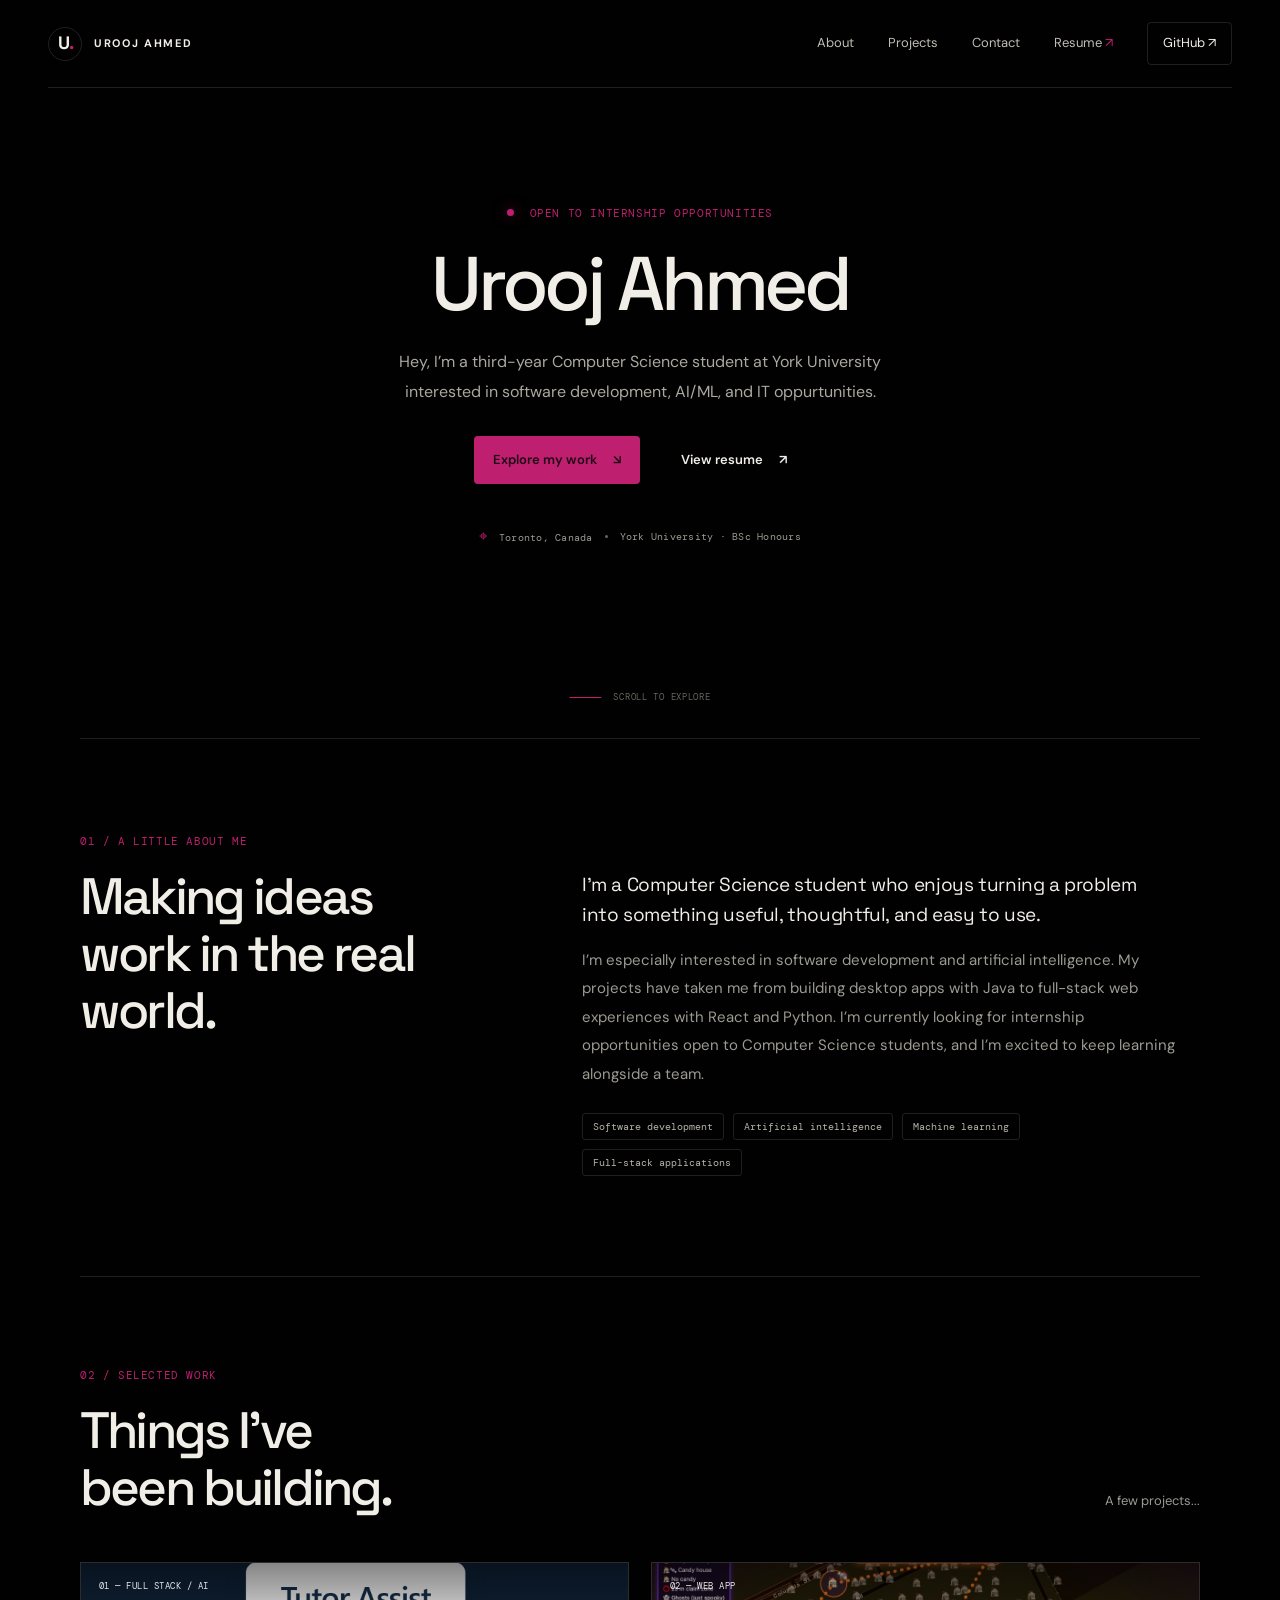
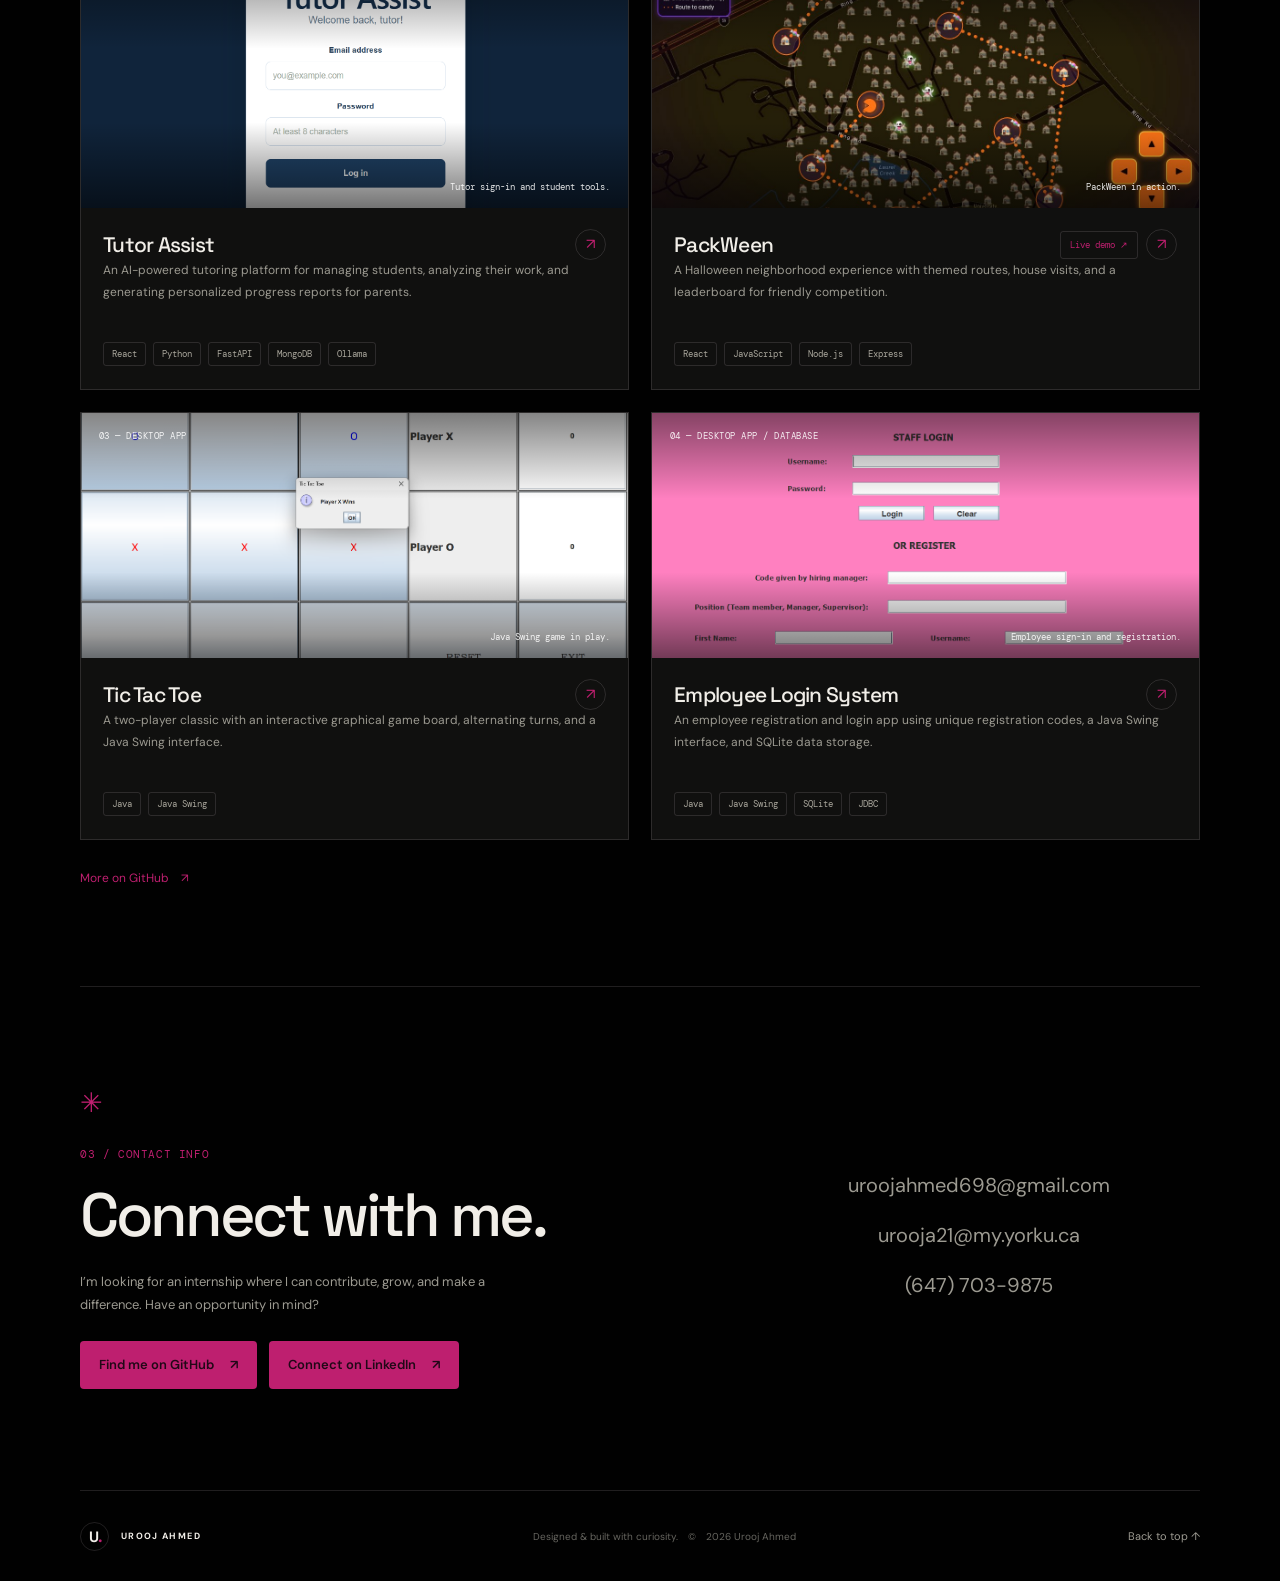
<file: index.html>
<!doctype html>
<html lang="en">
  <head>
    <meta charset="UTF-8" />
    <meta name="viewport" content="width=device-width, initial-scale=1.0" />
    <meta
      name="description"
      content="Urooj Ahmed is a Computer Science student at York University interested in software development and AI/ML."
    />
    <meta name="theme-color" content="#10100f" />
    <title>Urooj Ahmed — Computer Science Student</title>
    <link rel="preconnect" href="https://fonts.googleapis.com" />
    <link rel="preconnect" href="https://fonts.gstatic.com" crossorigin />
    <link
      href="https://fonts.googleapis.com/css2?family=DM+Mono:wght@400;500&family=DM+Sans:wght@400;500;600;700&family=Space+Grotesk:wght@400;500;600;700&display=swap"
      rel="stylesheet"
    />
    <link rel="stylesheet" href="styles.css" />
    <script src="script.js" defer></script>
  </head>
  <body>
    <div class="page-shell">
      <header class="site-header">
        <a class="wordmark" href="#home" aria-label="Urooj Ahmed, home">
          <span class="wordmark-mark">U<span>.</span></span>
          <span>UROOJ AHMED</span>
        </a>
        <button
          class="menu-toggle"
          type="button"
          aria-expanded="false"
          aria-controls="primary-navigation"
          aria-label="Open navigation menu"
        >
          <span></span><span></span>
        </button>
        <nav class="site-nav" id="primary-navigation" aria-label="Main navigation">
          <a href="#about">About</a>
          <a href="#projects">Projects</a>
          <a href="#contact">Contact</a>
          <a href="assets/Urooj_Ahmed_Resume_Tech.pdf" target="_blank" rel="noopener noreferrer">Resume <span class="nav-arrow" aria-hidden="true">↗</span></a>
          <a
            class="nav-github"
            href="https://github.com/uroojahmed698"
            target="_blank"
            rel="noopener noreferrer"
          >
            GitHub <span aria-hidden="true">↗</span>
          </a>
        </nav>
      </header>

      <main>
        <section class="hero section-wrap" id="home">
          <div class="hero-copy">
            <p class="eyebrow"><span class="status-dot"></span> OPEN TO INTERNSHIP OPPORTUNITIES</p>
            <h1>Urooj Ahmed</h1>
            <p class="hero-intro">
              Hey, I’m a third-year Computer Science student at York
              University interested in software development, AI/ML, and IT oppurtunities.
            </p>
            <div class="hero-actions">
              <a class="button button-primary" href="#projects">
                Explore my work <span aria-hidden="true">↘</span>
              </a>
              <a class="button button-quiet" href="assets/Urooj_Ahmed_Resume_Tech.pdf" target="_blank" rel="noopener noreferrer">
                View resume <span aria-hidden="true">↗</span>
              </a>
            </div>
            <div class="hero-meta">
              <span><span class="meta-icon">⌖</span> Toronto, Canada</span>
              <span class="meta-divider" aria-hidden="true"></span>
              <span>York University · BSc Honours</span>
            </div>
          </div>

          
          <a class="scroll-cue" href="#about"><span></span> SCROLL TO EXPLORE</a>
        </section>

        <section class="about section-wrap section-divider" id="about">
          <div class="section-heading">
            <p class="eyebrow">01 / A LITTLE ABOUT ME</p>
            <h2>Making ideas<br />work in the real world.</h2>
          </div>
          <div class="about-content">
            <p class="about-lead">
              I’m a Computer Science student who enjoys turning a problem into something useful,
              thoughtful, and easy to use.
            </p>
            <p>
              I’m especially interested in software development and artificial intelligence. My
              projects have taken me from building desktop apps with Java to full-stack web
              experiences with React and Python. I’m currently looking for internship opportunities
              open to Computer Science students, and I’m excited to keep learning alongside a team.
            </p>
            <div class="interest-list" aria-label="Areas of interest">
              <span>Software development</span>
              <span>Artificial intelligence</span>
              <span>Machine learning</span>
              <span>Full-stack applications</span>
            </div>
          </div>
        </section>

        <section class="projects section-wrap section-divider" id="projects">
          <div class="projects-heading">
            <div class="section-heading">
              <p class="eyebrow">02 / SELECTED WORK</p>
              <h2>Things I’ve<br />been building.</h2>
            </div>
            <p class="projects-aside">
              A few projects...
            </p>
          </div>

          <div class="project-grid">
            <article class="project-card project-featured">
              <div class="project-visual visual-tutor">
                <img class="project-screenshot" src="assets/tutor-assist.png" alt="Tutor Assist sign-in screen" />
                <span class="project-index">01 — FULL STACK / AI</span>
                <span class="visual-caption">Tutor sign-in and student tools.</span>
              </div>
              <div class="project-info">
                <div class="project-title-line">
                  <h3>Tutor Assist</h3>
                  <a
                    class="project-link"
                    href="https://github.com/uroojahmed698/TutorAssist"
                    target="_blank"
                    rel="noopener noreferrer"
                    aria-label="View Tutor Assist on GitHub"
                  >↗</a>
                </div>
                <p>
                  An AI-powered tutoring platform for managing students, analyzing their work, and
                  generating personalized progress reports for parents.
                </p>
                <div class="tech-list"><span>React</span><span>Python</span><span>FastAPI</span><span>MongoDB</span><span>Ollama</span></div>
              </div>
            </article>

            <article class="project-card">
              <div class="project-visual visual-packween">
                <img class="project-screenshot" src="assets/packween.jpg" alt="PackWeen map showing candy houses and a planned trick-or-treat route" />
                <span class="project-index">02 — WEB APP</span>
                <span class="visual-caption">PackWeen in action.</span>
              </div>
              <div class="project-info">
                <div class="project-title-line">
                  <h3>PackWeen</h3>
                  <div class="project-actions">
                    <a class="project-live-link" href="https://pack-ween1.onrender.com/" target="_blank" rel="noopener noreferrer">Live demo ↗</a>
                    <a class="project-link" href="https://github.com/homairah-cell/Pack_Ween1" target="_blank" rel="noopener noreferrer" aria-label="View PackWeen on GitHub">↗</a>
                  </div>
                </div>
                <p>
                  A Halloween neighborhood experience with themed routes, house visits, and a
                  leaderboard for friendly competition.
                </p>
                <div class="tech-list"><span>React</span><span>JavaScript</span><span>Node.js</span><span>Express</span></div>
              </div>
            </article>

            <article class="project-card">
              <div class="project-visual visual-game">
                <img class="project-screenshot" src="assets/tic-tac-toe.png" alt="Tic Tac Toe Java Swing game showing a completed round" />
                <span class="project-index">03 — DESKTOP APP</span>
                <span class="visual-caption">Java Swing game in play.</span>
              </div>
              <div class="project-info">
                <div class="project-title-line">
                  <h3>Tic Tac Toe</h3>
                  <a class="project-link" href="https://github.com/uroojahmed698/TicTacToe_Game" target="_blank" rel="noopener noreferrer" aria-label="View Tic Tac Toe on GitHub">↗</a>
                </div>
                <p>
                  A two-player classic with an interactive graphical game board, alternating turns,
                  and a Java Swing interface.
                </p>
                <div class="tech-list"><span>Java</span><span>Java Swing</span></div>
              </div>
            </article>

            <article class="project-card">
              <div class="project-visual visual-login">
                <img class="project-screenshot" src="assets/employee-login.png" alt="Employee Login System sign-in and registration interface" />
                <span class="project-index">04 — DESKTOP APP / DATABASE</span>
                <span class="visual-caption">Employee sign-in and registration.</span>
              </div>
              <div class="project-info">
                <div class="project-title-line">
                  <h3>Employee Login System</h3>
                  <a class="project-link" href="https://github.com/uroojahmed698/CompanyLoginSystem" target="_blank" rel="noopener noreferrer" aria-label="View Employee Login System on GitHub">↗</a>
                </div>
                <p>
                  An employee registration and login app using unique registration codes, a
                  Java Swing interface, and SQLite data storage.
                </p>
                <div class="tech-list"><span>Java</span><span>Java Swing</span><span>SQLite</span><span>JDBC</span></div>
              </div>
            </article>
          </div>
          <a class="all-projects-link" href="https://github.com/uroojahmed698?tab=repositories" target="_blank" rel="noopener noreferrer">
            More on GitHub <span aria-hidden="true">↗</span>
          </a>
        </section>

        <section class="closing section-wrap section-divider" id="contact">
          <div class="closing-content">
            <div class="closing-mark" aria-hidden="true">✳</div>
            <p class="eyebrow">03 / CONTACT INFO</p>
            <h2>Connect with me.</h2>
            <p class="closing-copy">
              I’m looking for an internship where I can contribute, grow, and make a difference.
              Have an opportunity in mind?
            </p>
            <div class="contact-actions">
              <a class="button button-primary" href="https://github.com/uroojahmed698" target="_blank" rel="noopener noreferrer">
                Find me on GitHub <span aria-hidden="true">↗</span>
              </a>
              <a class="button button-primary" href="https://www.linkedin.com/in/urooj-ahmed06/" target="_blank" rel="noopener noreferrer">
                Connect on LinkedIn <span aria-hidden="true">↗</span>
              </a>
            </div>
          </div>
          <div class="contact-details" aria-label="Contact information">
            <a href="mailto:uroojahmed698@gmail.com">uroojahmed698@gmail.com</a>
            <a href="mailto:urooja21@my.yorku.ca">urooja21@my.yorku.ca</a>
            <a href="tel:+16477039875">(647) 703-9875</a>
          </div>
        </section>
      </main>

      <footer class="site-footer section-wrap">
        <a class="wordmark footer-wordmark" href="#home">
          <span class="wordmark-mark">U<span>.</span></span>
          <span>UROOJ AHMED</span>
        </a>
        <p>Designed &amp; built with curiosity. <span>© <span id="current-year">2026</span> Urooj Ahmed</span></p>
        <a href="#home" class="back-top">Back to top ↑</a>
      </footer>
    </div>
  </body>
</html>
</file>
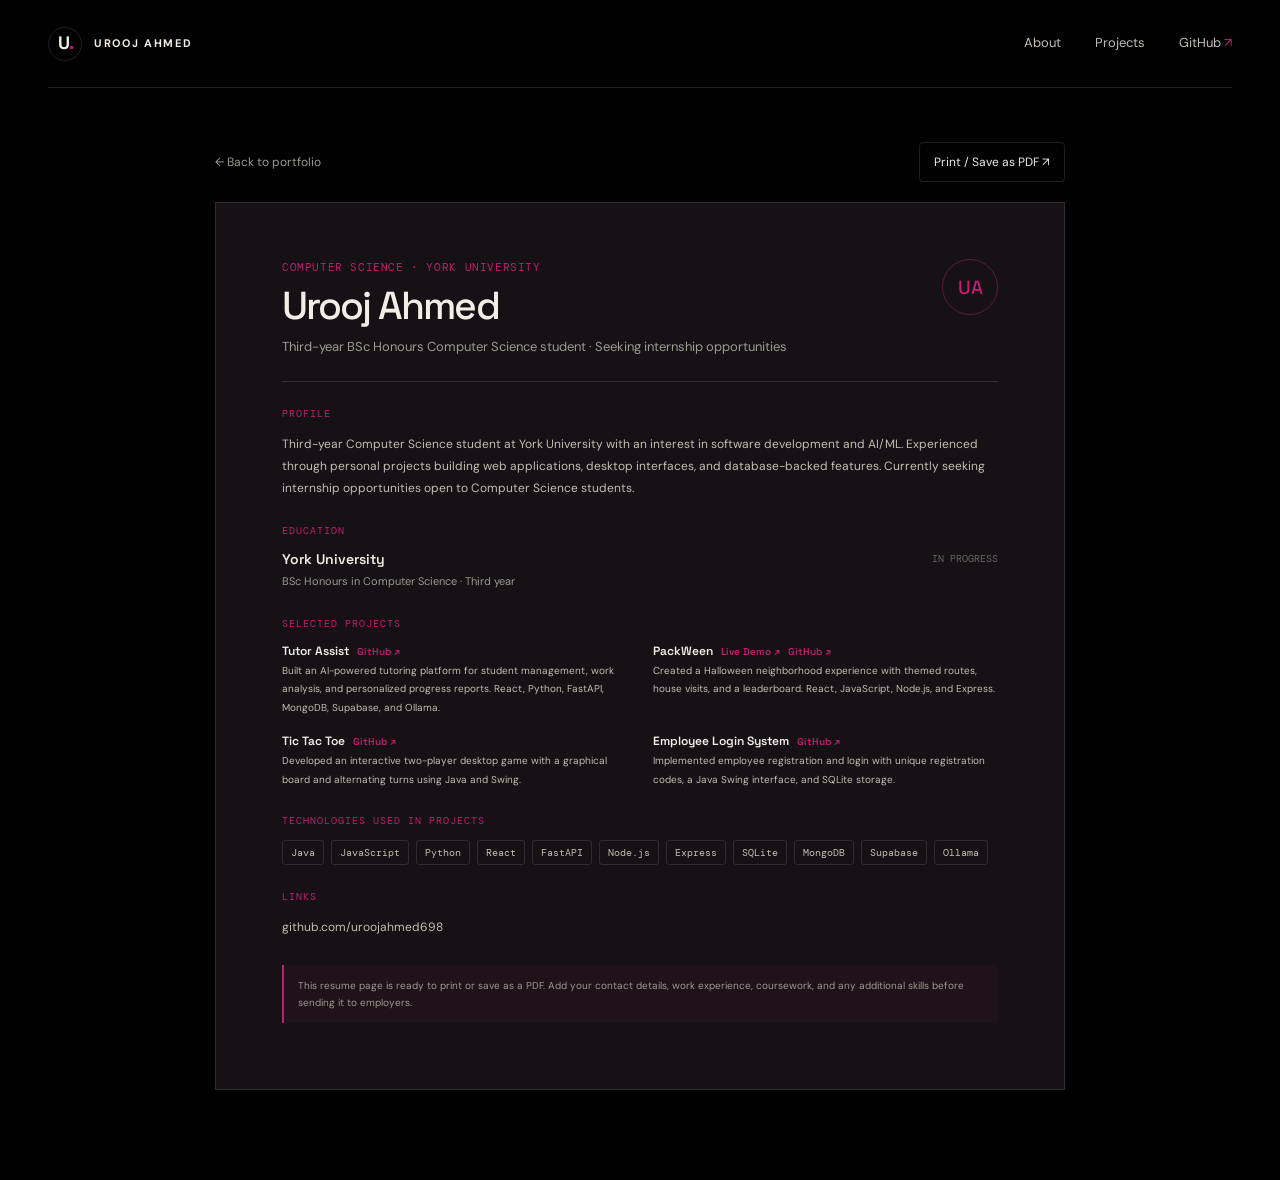
<file: resume.html>
<!doctype html>
<html lang="en">
  <head>
    <meta charset="UTF-8" />
    <meta name="viewport" content="width=device-width, initial-scale=1.0" />
    <meta name="description" content="Resume of Urooj Ahmed, Computer Science student at York University." />
    <meta name="theme-color" content="#10100f" />
    <title>Resume — Urooj Ahmed</title>
    <link rel="preconnect" href="https://fonts.googleapis.com" />
    <link rel="preconnect" href="https://fonts.gstatic.com" crossorigin />
    <link
      href="https://fonts.googleapis.com/css2?family=DM+Mono:wght@400;500&family=DM+Sans:wght@400;500;600;700&family=Space+Grotesk:wght@400;500;600;700&display=swap"
      rel="stylesheet"
    />
    <link rel="stylesheet" href="styles.css" />
    <script src="script.js" defer></script>
  </head>
  <body>
    <header class="site-header">
      <a class="wordmark" href="index.html" aria-label="Urooj Ahmed, portfolio">
        <span class="wordmark-mark">U<span>.</span></span>
        <span>UROOJ AHMED</span>
      </a>
      <button
        class="menu-toggle"
        type="button"
        aria-expanded="false"
        aria-controls="primary-navigation"
        aria-label="Open navigation menu"
      >
        <span></span><span></span>
      </button>
      <nav class="site-nav" id="primary-navigation" aria-label="Main navigation">
        <a href="index.html#about">About</a>
        <a href="index.html#projects">Projects</a>
        <a href="https://github.com/uroojahmed698" target="_blank" rel="noopener noreferrer">
          GitHub <span class="nav-arrow" aria-hidden="true">↗</span>
        </a>
      </nav>
    </header>

    <main class="resume-main">
      <div class="resume-toolbar">
        <a href="index.html">← Back to portfolio</a>
        <button class="print-button" type="button" id="print-resume">Print / Save as PDF ↗</button>
      </div>

      <article class="resume-sheet">
        <header class="resume-header">
          <div>
            <p class="eyebrow">COMPUTER SCIENCE · YORK UNIVERSITY</p>
            <h1>Urooj Ahmed</h1>
            <p class="resume-subtitle">Third-year BSc Honours Computer Science student · Seeking internship opportunities</p>
          </div>
          <div class="resume-initials" aria-hidden="true">UA</div>
        </header>

        <section class="resume-section">
          <h2>PROFILE</h2>
          <p>
            Third-year Computer Science student at York University with an interest in software
            development and AI/ML. Experienced through personal projects building web applications,
            desktop interfaces, and database-backed features. Currently seeking internship
            opportunities open to Computer Science students.
          </p>
        </section>

        <section class="resume-section">
          <h2>EDUCATION</h2>
          <div class="resume-entry">
            <div>
              <h3>York University</h3>
              <p>BSc Honours in Computer Science · Third year</p>
            </div>
            <span class="resume-entry-date">IN PROGRESS</span>
          </div>
        </section>

        <section class="resume-section">
          <h2>SELECTED PROJECTS</h2>
          <div class="resume-projects">
            <div class="resume-project">
              <h3>Tutor Assist <a href="https://github.com/uroojahmed698/TutorAssist" target="_blank" rel="noopener noreferrer">GitHub ↗</a></h3>
              <p>Built an AI-powered tutoring platform for student management, work analysis, and personalized progress reports. React, Python, FastAPI, MongoDB, Supabase, and Ollama.</p>
            </div>
            <div class="resume-project">
              <h3>PackWeen <a href="https://pack-ween1.onrender.com/" target="_blank" rel="noopener noreferrer">Live Demo ↗</a> <a href="https://github.com/homairah-cell/Pack_Ween1" target="_blank" rel="noopener noreferrer">GitHub ↗</a></h3>
              <p>Created a Halloween neighborhood experience with themed routes, house visits, and a leaderboard. React, JavaScript, Node.js, and Express.</p>
            </div>
            <div class="resume-project">
              <h3>Tic Tac Toe <a href="https://github.com/uroojahmed698/TicTacToe_Game" target="_blank" rel="noopener noreferrer">GitHub ↗</a></h3>
              <p>Developed an interactive two-player desktop game with a graphical board and alternating turns using Java and Swing.</p>
            </div>
            <div class="resume-project">
              <h3>Employee Login System <a href="https://github.com/uroojahmed698/CompanyLoginSystem" target="_blank" rel="noopener noreferrer">GitHub ↗</a></h3>
              <p>Implemented employee registration and login with unique registration codes, a Java Swing interface, and SQLite storage.</p>
            </div>
          </div>
        </section>

        <section class="resume-section">
          <h2>TECHNOLOGIES USED IN PROJECTS</h2>
          <div class="resume-skills">
            <span>Java</span><span>JavaScript</span><span>Python</span><span>React</span>
            <span>FastAPI</span><span>Node.js</span><span>Express</span><span>SQLite</span>
            <span>MongoDB</span><span>Supabase</span><span>Ollama</span>
          </div>
        </section>

        <section class="resume-section">
          <h2>LINKS</h2>
          <p><a href="https://github.com/uroojahmed698" target="_blank" rel="noopener noreferrer">github.com/uroojahmed698</a></p>
        </section>

        <p class="resume-note">
          This resume page is ready to print or save as a PDF. Add your contact details, work
          experience, coursework, and any additional skills before sending it to employers.
        </p>
      </article>
    </main>
  </body>
</html>
</file>
<file: styles.css>
:root {
  color-scheme: dark;
  --bg: #010101;
  --surface: #030303;
  --surface-soft: #050405;
  --text: #f1eee8;
  --muted: #9c9a91;
  --faint: #66655f;
  --line: rgba(235, 222, 229, 0.13);
  --accent: #be1f6f;
  --accent-ink: #210817;
  --font-display: "Space Grotesk", "DM Sans", sans-serif;
  --font-body: "DM Sans", sans-serif;
  --font-mono: "DM Mono", monospace;
}

* { box-sizing: border-box; }
html { scroll-behavior: smooth; scroll-padding-top: 96px; }
body {
  margin: 0;
  background: var(--bg);
  color: var(--text);
  font-family: var(--font-body);
  font-size: 15px;
  line-height: 1.7;
  -webkit-font-smoothing: antialiased;
}
a { color: inherit; text-decoration: none; }
button { font: inherit; }
::selection { color: var(--accent-ink); background: var(--accent); }
.page-shell { max-width: 1440px; margin: 0 auto; overflow: hidden; }
.section-wrap { width: min(1120px, calc(100% - 96px)); margin: 0 auto; }
.site-header {
  width: min(1280px, calc(100% - 96px));
  height: 88px;
  margin: 0 auto;
  display: flex;
  align-items: center;
  justify-content: space-between;
  border-bottom: 1px solid var(--line);
}
.wordmark { display: inline-flex; align-items: center; gap: 12px; font-size: 11px; font-weight: 700; letter-spacing: 0.15em; }
.wordmark-mark { display: flex; width: 34px; height: 34px; align-items: center; justify-content: center; border: 1px solid var(--line); border-radius: 50%; font-family: var(--font-display); font-size: 18px; letter-spacing: -0.08em; }
.wordmark-mark span { color: var(--accent); }
.site-nav { display: flex; align-items: center; gap: 34px; color: #c1beb5; font-size: 13px; }
.site-nav a { transition: color 160ms ease; }
.site-nav a:hover, .site-nav a:focus-visible { color: var(--accent); }
.nav-arrow { color: var(--accent); }
.site-nav .nav-github { color: var(--text); padding: 9px 15px; border: 1px solid var(--line); border-radius: 4px; }
.site-nav .nav-github:hover { border-color: var(--accent); }
.menu-toggle { display: none; }

.hero { position: relative; min-height: 650px; display: grid; grid-template-columns: 1fr; align-items: center; gap: 36px; padding-top: 34px; padding-bottom: 105px; text-align: center; }
.hero-copy { position: relative; z-index: 1; width: 100%; max-width: 800px; margin: 0 auto; padding-bottom: 4px; }
.eyebrow { margin: 0 0 23px; color: var(--accent); font: 11px/1.5 var(--font-mono); letter-spacing: 0.055em; }
.status-dot { display: inline-block; width: 7px; height: 7px; margin-right: 8px; border-radius: 50%; background: var(--accent); box-shadow: 0 0 14px rgba(234, 43, 116, 0.5); vertical-align: 1px; }
h1, h2, h3, p { margin-top: 0; }
h1, h2 { font-family: var(--font-display); letter-spacing: -0.055em; }
.hero h1 { margin-bottom: 23px; font-size: clamp(46px, 6vw, 76px); line-height: 1.05; font-weight: 500; }
.hero h1 span, .closing h2 span { color: var(--accent); }
.hero-intro { max-width: 510px; margin: 0 auto 30px; color: #aaa89f; font-size: 16px; line-height: 1.85; }
.hero-intro strong { color: var(--text); font-weight: 600; }
.hero-actions { display: flex; align-items: center; justify-content: center; gap: 22px; }
.button { display: inline-flex; min-height: 48px; align-items: center; justify-content: center; gap: 16px; padding: 0 18px; border: 1px solid transparent; border-radius: 4px; font-size: 13px; font-weight: 600; transition: transform 160ms ease, background 160ms ease, border-color 160ms ease; }
.button:hover { transform: translateY(-2px); }
.button-primary { background: var(--accent); color: var(--accent-ink); }
.button-primary:hover { background: #f04484; }
.button-quiet { color: var(--text); }
.button-quiet:hover { border-color: var(--line); }
.hero-meta { display: flex; flex-wrap: wrap; align-items: center; justify-content: center; gap: 12px; margin-top: 42px; color: var(--muted); font: 10px var(--font-mono); letter-spacing: 0.025em; }
.meta-icon { margin-right: 5px; color: var(--accent); font-size: 15px; }
.meta-divider { width: 3px; height: 3px; border-radius: 50%; background: var(--faint); }
.hero-art { position: relative; width: min(100%, 450px); height: 390px; justify-self: end; display: grid; place-items: center; }
.art-orbit { position: absolute; width: 370px; height: 370px; border: 1px solid rgba(234, 43, 116, 0.12); border-radius: 50%; }
.orbit-two { width: 450px; height: 450px; border-style: dashed; border-color: rgba(234, 43, 116, 0.08); }
.art-card { position: relative; width: 310px; height: 310px; padding: 21px; display: flex; flex-direction: column; justify-content: space-between; overflow: hidden; border: 1px solid rgba(234, 43, 116, 0.27); background: linear-gradient(145deg, rgba(42, 29, 36, 0.97), rgba(20, 16, 19, 0.97)); box-shadow: 0 30px 100px rgba(0,0,0,0.28); transform: rotate(4deg); }
.art-card::after { position: absolute; right: -80px; bottom: -180px; width: 340px; height: 340px; border: 1px solid rgba(234, 43, 116, 0.12); border-radius: 50%; content: ""; }
.art-card-top, .art-card-bottom { position: relative; z-index: 1; display: flex; justify-content: space-between; color: #aaa995; font: 9px var(--font-mono); letter-spacing: 0.06em; }
.monogram { position: relative; z-index: 1; align-self: center; font: 170px/0.8 var(--font-display); font-weight: 500; letter-spacing: -0.15em; }
.monogram span { color: var(--accent); }
.art-card-bottom { color: var(--accent); }
.art-coordinates { color: #8c8a7f; }
.art-spark { position: absolute; z-index: 2; color: var(--accent); }
.spark-one { top: 26px; right: 40px; font-size: 28px; }
.spark-two { bottom: 31px; left: 45px; font-size: 18px; }
.floating-note { position: absolute; z-index: 3; padding: 10px 12px; border: 1px solid var(--line); background: #1b1619; color: #d8d5ca; font: 9px var(--font-mono); letter-spacing: 0.05em; box-shadow: 0 12px 30px rgba(0,0,0,0.25); }
.note-top { top: 59px; left: 7px; transform: rotate(-5deg); }
.note-bottom { right: 1px; bottom: 52px; transform: rotate(3deg); }
.note-icon { margin-right: 7px; color: var(--accent); }
.scroll-cue { position: absolute; left: 50%; bottom: 35px; display: flex; align-items: center; gap: 12px; color: var(--faint); font: 9px var(--font-mono); letter-spacing: 0.08em; transform: translateX(-50%); }
.scroll-cue span { width: 32px; height: 1px; background: var(--accent); }

.section-divider { border-top: 1px solid var(--line); }
.about { display: grid; grid-template-columns: 0.8fr 1.2fr; gap: 90px; padding-top: 94px; padding-bottom: 100px; }
.section-heading .eyebrow { margin-bottom: 18px; }
.section-heading h2, .closing h2 { margin-bottom: 0; font-size: clamp(36px, 4vw, 52px); line-height: 1.12; font-weight: 500; }
.about-content { max-width: 595px; padding-top: 37px; }
.about-content p { color: var(--muted); line-height: 1.9; }
.about-content .about-lead { margin-bottom: 15px; color: var(--text); font-family: var(--font-display); font-size: 19px; line-height: 1.6; letter-spacing: -0.02em; }
.interest-list { display: flex; flex-wrap: wrap; gap: 9px; margin-top: 25px; }
.interest-list span, .tech-list span { padding: 6px 10px; border: 1px solid var(--line); border-radius: 3px; color: #b7b4aa; font: 10px var(--font-mono); }

.projects { padding-top: 90px; padding-bottom: 95px; }
.projects-heading { display: flex; align-items: flex-end; justify-content: space-between; margin-bottom: 46px; }
.projects-aside { max-width: 335px; margin-bottom: 4px; color: var(--muted); font-size: 13px; line-height: 1.8; }
.project-grid { display: grid; grid-template-columns: repeat(2, minmax(0, 1fr)); gap: 22px; }
.project-card { overflow: hidden; border: 1px solid var(--line); background: rgba(23, 23, 21, 0.72); transition: border-color 180ms ease, transform 180ms ease; }
.project-card:hover { transform: translateY(-4px); border-color: rgba(234, 43, 116, 0.42); }
.project-visual { position: relative; height: 245px; overflow: hidden; background: #211b19; }
.project-visual::after { position: absolute; inset: 0; z-index: 1; background: linear-gradient(180deg, rgba(0, 0, 0, 0.48), transparent 35%, transparent 65%, rgba(0, 0, 0, 0.55)); content: ""; pointer-events: none; }
.project-screenshot { display: block; width: 100%; height: 100%; object-fit: cover; object-position: center; }
.project-index { position: absolute; top: 17px; left: 18px; z-index: 2; color: rgba(255, 255, 255, 0.9); font: 9px var(--font-mono); letter-spacing: 0.055em; }
.visual-caption { position: absolute; right: 18px; bottom: 15px; z-index: 2; color: rgba(255, 255, 255, 0.9); font: 9px var(--font-mono); }
.project-info { padding: 21px 22px 23px; }
.project-title-line { display: flex; align-items: center; justify-content: space-between; gap: 12px; }
.project-title-line h3 { margin-bottom: 0; font: 500 21px var(--font-display); letter-spacing: -0.035em; }
.project-actions { display: flex; align-items: center; gap: 8px; }
.project-live-link { padding: 7px 9px; border: 1px solid var(--line); border-radius: 3px; color: var(--accent); font: 9px var(--font-mono); white-space: nowrap; transition: color 160ms ease, background 160ms ease; }
.project-live-link:hover { background: var(--accent); color: var(--accent-ink); }
.project-link { display: grid; width: 31px; height: 31px; flex: 0 0 auto; place-items: center; border: 1px solid var(--line); border-radius: 50%; color: var(--accent); transition: color 160ms ease, background 160ms ease; }
.project-link:hover { background: var(--accent); color: var(--accent-ink); }
.project-info > p { min-height: 65px; margin-bottom: 17px; color: var(--muted); font-size: 12px; line-height: 1.8; }
.tech-list { display: flex; flex-wrap: wrap; gap: 7px; }.tech-list span { padding: 5px 8px; color: #a9a69c; font-size: 9px; }
.all-projects-link { display: inline-flex; align-items: center; gap: 12px; margin-top: 28px; color: var(--accent); font-size: 12px; }.all-projects-link:hover { color: var(--text); }

.closing { position: relative; display: grid; grid-template-columns: minmax(0, 1fr) minmax(230px, 0.7fr); align-items: center; gap: 48px; padding-top: 93px; padding-bottom: 101px; text-align: left; }
.closing-mark { margin-bottom: 20px; color: var(--accent); font-size: 27px; }
.closing .eyebrow { margin-bottom: 19px; }
.closing h2 { font-size: clamp(40px, 5vw, 61px); }
.closing-copy { max-width: 465px; margin: 20px 0 25px; color: var(--muted); font-size: 13px; line-height: 1.8; }
.contact-actions { display: flex; flex-wrap: wrap; justify-content: flex-start; gap: 12px; }
.contact-details { display: flex; flex-direction: column; align-items: center; gap: 16px; margin-top: 0; color: var(--muted); font-size: 20px; text-align: center; overflow-wrap: anywhere; }
.contact-details a:hover { color: var(--accent); }
.site-footer { min-height: 91px; display: flex; align-items: center; justify-content: space-between; gap: 20px; border-top: 1px solid var(--line); }
.footer-wordmark { font-size: 9px; }.footer-wordmark .wordmark-mark { width: 29px; height: 29px; font-size: 15px; }
.site-footer p { margin: 0; color: var(--faint); font-size: 10px; }.site-footer p span { margin-left: 7px; }
.back-top { color: var(--muted); font-size: 11px; }.back-top:hover { color: var(--accent); }

/* Resume page */
.resume-main { width: min(850px, calc(100% - 48px)); margin: 54px auto 90px; }
.resume-toolbar { display: flex; align-items: center; justify-content: space-between; margin-bottom: 20px; }
.resume-toolbar a { color: var(--muted); font-size: 12px; }.resume-toolbar a:hover { color: var(--accent); }
.print-button { padding: 9px 14px; border: 1px solid var(--line); border-radius: 4px; background: transparent; color: var(--text); cursor: pointer; font-size: 12px; }
.print-button:hover { border-color: var(--accent); color: var(--accent); }
.resume-sheet { padding: 56px 66px; border: 1px solid var(--line); background: #151114; }
.resume-header { display: flex; align-items: flex-start; justify-content: space-between; gap: 20px; padding-bottom: 23px; border-bottom: 1px solid var(--line); }
.resume-header .eyebrow { margin-bottom: 9px; }
.resume-header h1 { margin-bottom: 8px; font: 500 39px/1.1 var(--font-display); letter-spacing: -0.05em; }
.resume-subtitle { margin: 0; color: var(--muted); font-size: 13px; }
.resume-initials { display: grid; width: 56px; height: 56px; flex: 0 0 auto; place-items: center; border: 1px solid rgba(234,43,116,.35); border-radius: 50%; color: var(--accent); font: 500 19px var(--font-display); }
.resume-section { padding-top: 25px; }
.resume-section h2 { margin-bottom: 13px; color: var(--accent); font: 10px var(--font-mono); letter-spacing: 0.1em; }
.resume-section p { margin-bottom: 0; color: #c2bfb5; font-size: 12px; line-height: 1.85; }
.resume-entry { display: flex; justify-content: space-between; gap: 20px; margin-bottom: 16px; }
.resume-entry:last-child { margin-bottom: 0; }
.resume-entry h3 { margin-bottom: 3px; font: 600 14px var(--font-display); }
.resume-entry p { color: var(--muted); font-size: 11px; }
.resume-entry-date { padding-top: 2px; color: var(--faint); font: 10px var(--font-mono); white-space: nowrap; }
.resume-projects { display: grid; grid-template-columns: 1fr 1fr; gap: 16px 25px; }
.resume-project h3 { margin-bottom: 3px; font: 600 12px var(--font-display); }
.resume-project a { margin-left: 5px; color: var(--accent); font-size: 10px; }
.resume-project p { font-size: 10px; }
.resume-skills { display: flex; flex-wrap: wrap; gap: 7px; }
.resume-skills span { padding: 5px 8px; border: 1px solid var(--line); border-radius: 3px; color: #c2bfb5; font: 10px var(--font-mono); }
.resume-note { margin-top: 27px; padding: 12px 14px; border-left: 2px solid var(--accent); background: rgba(234,43,116,.05); color: var(--muted); font-size: 10px; line-height: 1.7; }

@media (max-width: 800px) {
  .section-wrap, .site-header { width: calc(100% - 52px); }
  .hero { min-height: auto; grid-template-columns: 1fr; gap: 0; padding-top: 70px; padding-bottom: 105px; }
  .hero h1 { font-size: clamp(43px, 7vw, 62px); }
  .hero-art { justify-self: center; transform: scale(0.9); transform-origin: center; }
  .about { gap: 45px; }
  .project-visual { height: 215px; }
  .project-info { padding: 18px; }
}
@media (max-width: 620px) {
  html { scroll-padding-top: 72px; }
  .section-wrap, .site-header { width: calc(100% - 40px); }
  .site-header { height: 70px; }
  .wordmark { font-size: 10px; }
  .menu-toggle { width: 40px; height: 40px; display: grid; align-content: center; justify-items: center; gap: 6px; border: 1px solid var(--line); border-radius: 4px; background: transparent; cursor: pointer; }
  .menu-toggle span { width: 16px; height: 1px; background: var(--text); transition: transform 160ms ease; }
  .menu-toggle[aria-expanded="true"] span:first-child { transform: translateY(3.5px) rotate(45deg); }
  .menu-toggle[aria-expanded="true"] span:last-child { transform: translateY(-3.5px) rotate(-45deg); }
  .site-nav { position: absolute; z-index: 5; top: 69px; right: 20px; left: 20px; display: none; align-items: stretch; gap: 0; padding: 10px 18px; border: 1px solid var(--line); background: #181417; box-shadow: 0 18px 30px rgba(0,0,0,.3); }
  .site-nav.is-open { display: flex; flex-direction: column; }
  .site-nav a { padding: 12px 2px; border-bottom: 1px solid var(--line); }
  .site-nav a:last-child { border-bottom: 0; }
  .site-nav .nav-github { padding: 12px 2px; border: 0; }
  .hero { min-height: auto; grid-template-columns: 1fr; gap: 20px; padding-top: 74px; padding-bottom: 83px; }
  .hero h1 { font-size: clamp(43px, 11vw, 63px); }
  .hero-intro { max-width: 440px; font-size: 14px; }
  .hero-meta { margin-top: 26px; font-size: 9px; }
  .hero-art { width: 100%; height: 305px; justify-self: center; margin: 9px 0 0; transform: scale(0.76); transform-origin: center; }
  .art-orbit { width: 335px; height: 335px; }.orbit-two { width: 395px; height: 395px; }
  .art-card { width: 280px; height: 280px; }.monogram { font-size: 150px; }
  .note-top { left: 3%; }.note-bottom { right: 0; bottom: 35px; }
  .scroll-cue { bottom: 27px; }
  .about { grid-template-columns: 1fr; gap: 12px; padding-top: 65px; padding-bottom: 68px; }
  .section-heading h2 { font-size: 40px; }
  .about-content { padding-top: 4px; }
  .about-content .about-lead { font-size: 17px; }
  .projects { padding-top: 66px; padding-bottom: 67px; }
  .projects-heading { display: block; margin-bottom: 29px; }
  .projects-aside { max-width: 440px; margin-top: 17px; font-size: 12px; }
  .project-grid { grid-template-columns: 1fr; gap: 15px; }
  .project-visual { height: 220px; }
  .project-info > p { min-height: auto; }
  .closing { padding-top: 68px; padding-bottom: 74px; }
  .closing h2 { font-size: 43px; }
  .closing { grid-template-columns: 1fr; gap: 30px; }
  .contact-details { align-items: center; text-align: left; }
  .site-footer { min-height: 95px; flex-wrap: wrap; padding-top: 16px; padding-bottom: 16px; }
  .site-footer p { order: 3; width: 100%; }
  .site-footer p span { float: right; }
  .resume-main { width: calc(100% - 32px); margin-top: 25px; }
  .resume-sheet { padding: 30px 23px; }
  .resume-header h1 { font-size: 31px; }
  .resume-projects { grid-template-columns: 1fr; gap: 13px; }
}
@media (max-width: 370px) {
  .section-wrap, .site-header { width: calc(100% - 32px); }
  .hero-actions { align-items: center; flex-direction: column; gap: 5px; }
  .hero-actions .button { min-height: 43px; }
  .hero-meta { gap: 8px; }
}
@media (prefers-reduced-motion: reduce) {
  *, *::before, *::after { scroll-behavior: auto !important; transition-duration: 0.01ms !important; }
}
@media print {
  :root { color-scheme: light; --text: #171715; --muted: #4c4b46; --faint: #66655f; --line: #deddd7; --accent: #8d3656; --accent-ink: #fff; }
  body { background: #fff; color: #171715; }
  .site-header, .resume-toolbar, .resume-note { display: none !important; }
  .resume-main { width: 100%; margin: 0; }
  .resume-sheet { padding: 0; border: 0; background: #fff; }
  .resume-section p, .resume-entry p, .resume-project p { color: #393832; }
  .resume-initials { border-color: #8d3656; color: #8d3656; }
  .resume-entry-date { color: #66655f; }
  .resume-skills span { color: #393832; }
  a { color: inherit; }
}
</file>
